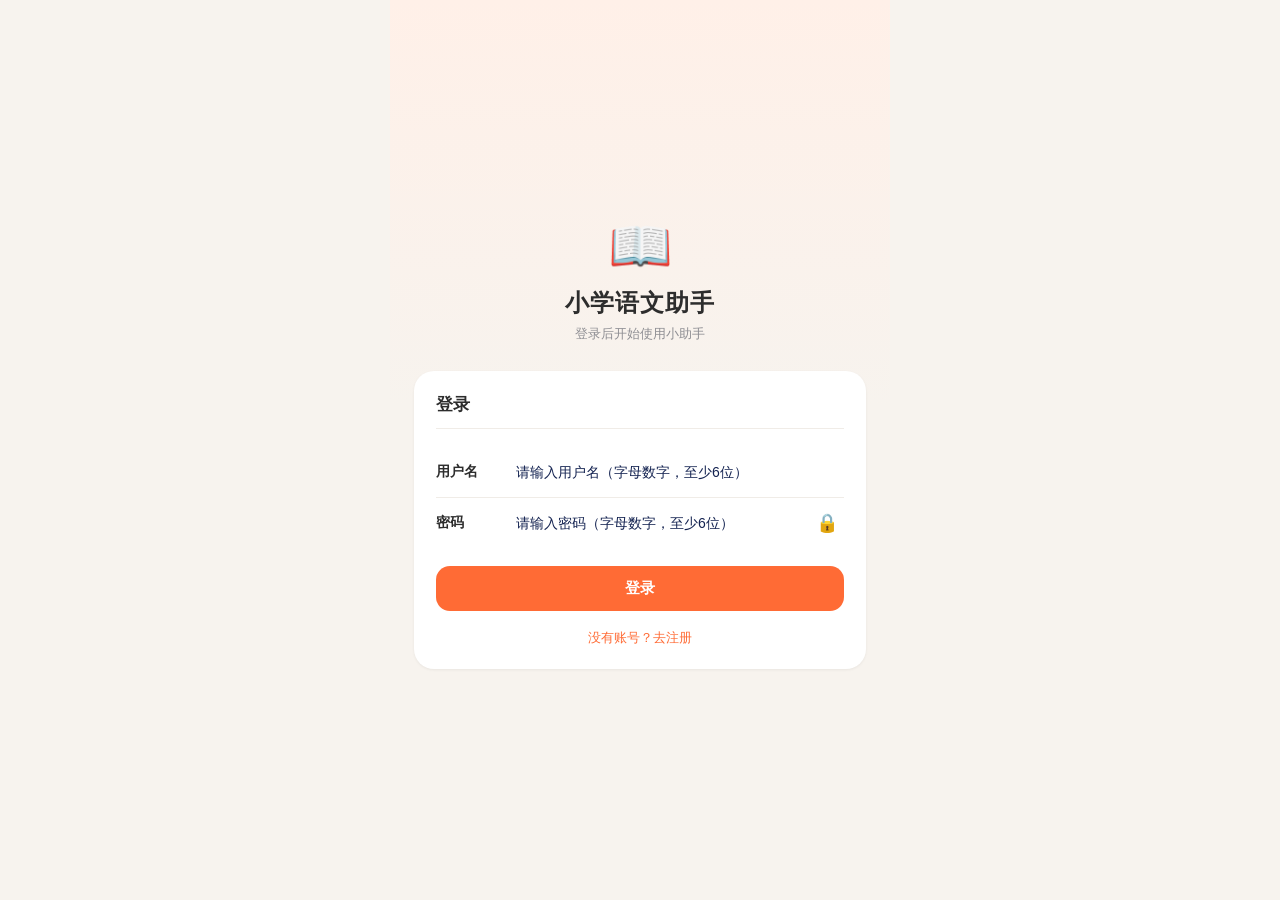
<file: index.html>
<!DOCTYPE html>
<html lang="zh-CN">

<head>
    <meta charset="UTF-8">
    <meta name="viewport" content="width=device-width, initial-scale=1.0, maximum-scale=1.0, user-scalable=no">
    <title>汉字听写</title>
    <link rel="stylesheet" href="css/style.css">
</head>

<body>

    <div id="app">

        <header class="navbar" id="navbar">
            <span class="nav-back" id="navBack" style="display:none;">‹</span>
            <span class="nav-title" id="navTitle">首页</span>
        </header>

        <main class="main-content" id="mainContent">

            <!-- ============ 登录页 ============ -->
            <section id="page-login" class="page-section">
                <div class="login-page">
                    <div class="login-hero">
                        <div class="login-hero-icon">📖</div>
                        <div class="login-hero-title">小学语文助手</div>
                        <div class="login-hero-sub" id="loginHeroSub">登录后开始使用小助手</div>
                    </div>
                    <div class="section login-card">
                        <span class="section-title" id="formTitle">登录</span>
                        <div class="form-card">
                            <div class="form-item">
                                <span class="form-item-label">用户名</span>
                                <input class="form-item-input" id="usernameInput" type="text" placeholder="请输入用户名（字母数字，至少6位）" autocomplete="off" pattern="[a-zA-Z0-9]{6,}" />
                            </div>
                            <div class="form-item">
                                <span class="form-item-label">密码</span>
                                <input class="form-item-input" id="passwordInput" type="password" placeholder="请输入密码（字母数字，至少6位）" autocomplete="off" pattern="[a-zA-Z0-9]{6,}" />
                                <span class="form-item-eye" id="eyeBtn">🔒</span>
                            </div>
                        </div>
                        <div style="margin-top:18px;">
                            <button class="btn btn-primary btn-block" id="submitBtn">登录</button>
                        </div>
                        <div class="login-switch" id="switchModeBtn">没有账号？去注册</div>
                    </div>
                </div>
            </section>

            <!-- ============ 统计页 ============ -->
            <section id="page-statistics" class="page-section active">
                <div class="statistics-page">
                    <div class="stats-hero">
                        <div class="stats-hero-icon">📖</div>
                        <div class="stats-hero-title">小学语文助手</div>
                        <div class="stats-hero-sub">每天进步一点点</div>
                    </div>
                    <div class="stats-btn" id="goLatestBtn">
                        <span class="stats-btn-icon">
                            <svg width="24" height="24" viewBox="0 0 24 24" fill="none">
                                <circle cx="12" cy="12" r="10" stroke="currentColor" stroke-width="2" />
                                <polyline points="12,6 12,12 16,14" stroke="currentColor" stroke-width="2"
                                    stroke-linecap="round" />
                            </svg>
                        </span>
                        <span class="stats-btn-text">最新听写</span>
                    </div>
                    <div class="stats-btn" id="goHistoryBtn">
                        <span class="stats-btn-icon">
                            <svg width="24" height="24" viewBox="0 0 24 24" fill="none">
                                <rect x="3" y="4" width="18" height="18" rx="2" stroke="currentColor"
                                    stroke-width="2" />
                                <line x1="3" y1="10" x2="21" y2="10" stroke="currentColor" stroke-width="2" />
                                <line x1="8" y1="2" x2="8" y2="6" stroke="currentColor" stroke-width="2"
                                    stroke-linecap="round" />
                                <line x1="16" y1="2" x2="16" y2="6" stroke="currentColor" stroke-width="2"
                                    stroke-linecap="round" />
                            </svg>
                        </span>
                        <span class="stats-btn-text">历史听写</span>
                    </div>
                    <div class="stats-btn" id="goErrorBtn">
                        <span class="stats-btn-icon">
                            <svg width="24" height="24" viewBox="0 0 24 24" fill="none">
                                <path d="M14 2H6a2 2 0 0 0-2 2v16a2 2 0 0 0 2 2h12a2 2 0 0 0 2-2V8z"
                                    stroke="currentColor" stroke-width="2" />
                                <polyline points="14,2 14,8 20,8" stroke="currentColor" stroke-width="2" />
                                <line x1="16" y1="13" x2="8" y2="13" stroke="currentColor" stroke-width="2"
                                    stroke-linecap="round" />
                                <line x1="16" y1="17" x2="8" y2="17" stroke="currentColor" stroke-width="2"
                                    stroke-linecap="round" />
                            </svg>
                        </span>
                        <span class="stats-btn-text">错词本</span>
                    </div>
                </div>
            </section>

            <!-- ============ 知识库页 ============ -->
            <section id="page-characters" class="page-section">
                <div class="grade-tabs" id="charGradeTabs"></div>
                <div class="semester-bar" id="charSemesterBar"></div>
                <div class="knowledge-page" id="knowledgePage">
                    <div class="category-grid" id="categoryGrid"></div>
                    <div class="manage-entry" id="unitManageEntry">
                        <div class="manage-entry-icon">🗂️</div>
                        <div class="manage-entry-info">
                            <div class="manage-entry-label">单元课文管理</div>
                            <div class="manage-entry-desc">管理各年级的单元与课文</div>
                        </div>
                        <div class="manage-entry-arrow">›</div>
                    </div>
                </div>
            </section>

            <!-- ============ 听写页 ============ -->
            <section id="page-dictation" class="page-section">

                <div id="dict-select" class="dict-subpage active">
                    <div class="grade-tabs" id="dictCategoryTabs"></div>
                    <div class="mode-tabs" id="dictModeTabs"></div>
                    <div class="semester-bar" id="dictSemesterBar"></div>
                    <div class="grade-tabs" id="dictGradeTabs"></div>
                    <div class="filter-bar">
                        <div class="filter-picker">
                            <select id="dictUnitFilter">
                                <option value="0">选择单元</option>
                            </select>
                        </div>
                        <div class="filter-picker" id="dictLessonPicker">
                            <select id="dictLessonFilter">
                                <option value="0">选择课文</option>
                            </select>
                        </div>
                    </div>
                    <div class="select-preview">
                        <span class="preview-text">共 <span class="preview-count" id="dictCount">0</span> 个字词，准备听写</span>
                    </div>
                    <div class="dict-char-preview" id="dictCharPreview"></div>
                    <div class="start-btn-wrap">
                        <div class="start-btn" id="dictStartBtn">开始听写</div>
                    </div>
                </div>

                <div id="dict-running" class="dict-subpage">
                    <div class="progress-area">
                        <span class="progress-text" id="dictProgressText">1 / 1</span>
                        <div class="progress-bar">
                            <div class="progress-fill" id="dictProgressFill" style="width:0%"></div>
                        </div>
                    </div>
                    <div class="char-display">
                        <span class="pinyin" id="dictPinyin"></span>
                        <span class="main-char" id="dictMainChar"></span>
                        <span class="category-badge" id="dictBadge" style="display:none;"></span>
                    </div>
                    <div class="read-indicator" id="dictReadIndicator"></div>
                    <div class="pause-hint" id="dictPauseHint" style="display:none;">
                        <span class="pause-hint-text">已暂停</span>
                    </div>
                    <div class="control-btns">
                        <button class="ctrl-btn ctrl-btn-pause" id="dictPauseBtn">⏸ 暂停</button>
                        <button class="ctrl-btn ctrl-btn-stop" id="dictStopBtn">⏹ 停止</button>
                    </div>
                </div>

                <div id="dict-complete" class="dict-subpage">
                    <div class="complete-icon">✓</div>
                    <div class="complete-title">听写完成！</div>
                    <div class="complete-stat" id="dictCompleteStat"></div>
                    <div class="complete-grid" id="dictCompleteGrid"></div>
                    <div class="complete-btns">
                        <div class="complete-btn complete-btn-primary" id="dictRestartBtn">再来一次</div>
                        <div class="complete-btn complete-btn-secondary" id="dictBackBtn">返回选择</div>
                    </div>
                </div>

            </section>

            <!-- ============ 我的页 ============ -->
            <section id="page-mine" class="page-section">
                <div class="mine-page">
                    <div class="section">
                        <span class="section-title">账户</span>
                        <div class="account-info" id="accountInfo">未登录</div>
                        <div style="margin-top:14px;">
                            <button class="btn btn-outline btn-block" id="logoutBtn">退出登录</button>
                        </div>
                    </div>
                    <div class="section">
                        <span class="section-title">数据同步</span>
                        <div class="sync-status" id="syncStatus" style="display:none;">
                            <span class="sync-status-text" id="syncStatusText"></span>
                        </div>
                        <div class="btn-row">
                            <button class="btn btn-primary" id="pushBtn">推送数据</button>
                            <button class="btn btn-outline" id="pullBtn">更新数据</button>
                        </div>
                        <div style="margin-top:12px;">
                            <button class="btn btn-warning btn-block" id="initDataBtn">初始化数据文件</button>
                        </div>
                    </div>
                </div>
            </section>

            <!-- ============ 历史听写页（子页） ============ -->
            <section id="page-history" class="page-section">
                <div class="month-bar">
                    <div class="month-arrow" id="prevMonthBtn">◂</div>
                    <span class="month-text" id="historyMonthLabel"></span>
                    <div class="month-arrow" id="nextMonthBtn">▸</div>
                </div>
                <div class="content-area">
                    <div class="date-list" id="dateListContainer"></div>
                    <div class="char-area" id="charAreaContainer"></div>
                </div>
            </section>

            <!-- ============ 最新听写页（子页） ============ -->
            <section id="page-latest" class="page-section">
                <div class="date-header" id="latestDateHeader"></div>
                <div class="latest-char-scroll" id="latestCharArea"></div>
            </section>

            <!-- ============ 错词本页（子页） ============ -->
            <section id="page-error" class="page-section">
                <div class="month-bar">
                    <div class="month-arrow" id="errorPrevMonthBtn">◂</div>
                    <span class="month-text" id="errorMonthLabel"></span>
                    <div class="month-arrow" id="errorNextMonthBtn">▸</div>
                </div>
                <div class="error-info-bar">
                    <span class="error-count-text" id="errorCountText"></span>
                </div>
                <div class="error-char-scroll" id="errorCharArea"></div>
            </section>

            <!-- ============ 单元课文管理页（子页） ============ -->
            <section id="page-unitmanage" class="page-section">
                <div class="grade-tabs" id="umGradeTabs"></div>
                <div class="semester-bar" id="umSemesterBar"></div>
                <div class="um-content">
                    <div class="um-section" id="umUnitSection">
                        <div class="um-section-header">
                            <span class="um-section-title">单元管理</span>
                            <button class="um-add-btn" id="umAddUnitBtn">+ 添加单元</button>
                        </div>
                        <div class="um-list" id="umUnitList"></div>
                    </div>
                    <div class="um-section" id="umLessonSection">
                        <div class="um-section-header">
                            <span class="um-section-title">课文管理</span>
                            <button class="um-add-btn" id="umAddLessonBtn">+ 添加课文</button>
                        </div>
                        <div class="um-filter" id="umLessonFilterWrap">
                            <select class="um-filter-select" id="umLessonUnitFilter">
                                <option value="0">选择单元</option>
                            </select>
                        </div>
                        <div class="um-list" id="umLessonList"></div>
                    </div>
                </div>
            </section>

            <!-- ============ 知识库分类详情页（子页） ============ -->
            <section id="page-category" class="page-section">
                <div class="grade-tabs" id="cateGradeTabs"></div>
                <div class="semester-bar" id="cateSemesterBar"></div>
                <div class="filter-bar">
                    <div class="filter-picker">
                        <select id="cateUnitFilter">
                            <option value="0">全部单元</option>
                        </select>
                    </div>
                    <div class="filter-picker">
                        <select id="cateLessonFilter">
                            <option value="0">全部课文</option>
                        </select>
                    </div>
                </div>
                <div class="char-list-area" id="cateListArea"></div>
                <button class="fab fab-manage" id="cateManageBtn">⚙</button>
                <button class="fab" id="cateAddBtn">+</button>
                <button class="fab fab-export" id="cateExportBtn">⬇ 导出</button>
                <button class="fab fab-hanzi-moxie" id="cateMoxieHanziBtn">✍ 汉字默写</button>
                <button class="fab fab-hanzi-full" id="cateFullHanziBtn">🔴 汉字全写</button>
                <button class="fab fab-hanzi-zhuyin" id="cateZhuyinBtn">🔊 汉字注音</button>
                <button class="fab fab-cy-moxie" id="cateMoxieCyBtn">✍ 词语默写</button>
                <button class="fab fab-cy-full" id="cateFullCyBtn">🔴 词语全写</button>
            </section>

        </main>

        <nav class="tabbar" id="tabbar">
            <div class="tab-item active" data-tab="statistics">
                <span class="tab-icon">
                    <svg width="24" height="24" viewBox="0 0 24 24" fill="none">
                        <rect x="3" y="12" width="4" height="9" rx="1" stroke="currentColor" stroke-width="2" />
                        <rect x="10" y="7" width="4" height="14" rx="1" stroke="currentColor" stroke-width="2" />
                        <rect x="17" y="3" width="4" height="18" rx="1" stroke="currentColor" stroke-width="2" />
                    </svg>
                </span><span class="tab-text">首页</span>
            </div>
            <div class="tab-item" data-tab="characters">
                <span class="tab-icon">
                    <svg width="24" height="24" viewBox="0 0 24 24" fill="none">
                        <path d="M4 19.5A2.5 2.5 0 0 1 6.5 17H20" stroke="currentColor" stroke-width="2"
                            stroke-linecap="round" />
                        <path d="M6.5 2H20v20H6.5A2.5 2.5 0 0 1 4 19.5v-15A2.5 2.5 0 0 1 6.5 2z" stroke="currentColor"
                            stroke-width="2" />
                    </svg>
                </span><span class="tab-text">知识库</span>
            </div>
            <div class="tab-item" data-tab="dictation">
                <span class="tab-icon">
                    <svg width="24" height="24" viewBox="0 0 24 24" fill="none">
                        <path d="M11 5L6 9H2v6h4l5 4V5z" stroke="currentColor" stroke-width="2" stroke-linecap="round"
                            stroke-linejoin="round" />
                        <path d="M19.07 4.93a10 10 0 0 1 0 14.14M15.54 8.46a5 5 0 0 1 0 7.07" stroke="currentColor"
                            stroke-width="2" stroke-linecap="round" />
                    </svg>
                </span><span class="tab-text">听写</span>
            </div>
            <div class="tab-item" data-tab="mine">
                <span class="tab-icon">
                    <svg width="24" height="24" viewBox="0 0 24 24" fill="none">
                        <circle cx="12" cy="8" r="4" stroke="currentColor" stroke-width="2" />
                        <path d="M4 20c0-4 3.6-7 8-7s8 3 8 7" stroke="currentColor" stroke-width="2"
                            stroke-linecap="round" />
                    </svg>
                </span><span class="tab-text">我的</span>
            </div>
        </nav>

    </div>

    <div id="toast" class="toast"></div>

    <div id="modalMask" class="modal-mask" style="display:none;">
        <div class="modal-box" id="modalBox"></div>
    </div>

    <div id="loadingMask" class="loading-mask" style="display:none;">
        <div class="loading-spinner"></div>
        <div class="loading-text" id="loadingText">加载中...</div>
    </div>

    <script src="js/gitee.js"></script>
    <script src="js/auth.js"></script>
    <script src="js/tts.js"></script>
    <script src="js/app.js"></script>
    <script src="js/login.js"></script>
</body>

</html>
</file>
<file: css/style.css>
/* ==========================================
   汉字听写 - 全局样式
   设计方向：温暖活泼、卡片化、柔和圆角
   主色调：暖橙 #FF6B35，辅助：柔和蓝 #5B9BD5
   ========================================== */

/* ===== CSS 变量 ===== */
:root {
  --color-primary: #FF6B35;
  --color-primary-light: #FFF0E8;
  --color-primary-dark: #E55A2B;
  --color-secondary: #5B9BD5;
  --color-secondary-light: #EBF4FC;
  --color-success: #4CAF50;
  --color-success-bg: #E8F5E9;
  --color-error: #EF5350;
  --color-error-bg: #FFEBEE;
  --color-warning: #FF9800;
  --color-warning-bg: #FFF3E0;
  --color-bg: #F7F3EE;
  --color-surface: #FFFFFF;
  --color-text-primary: #2D2D2D;
  --color-text-secondary: #8E8E93;
  --color-text-hint: #142351;
  --color-border: #E8E4DF;
  --color-border-light: #F0ECE7;
  --radius-sm: 8px;
  --radius-md: 14px;
  --radius-lg: 20px;
  --radius-xl: 24px;
  --shadow-sm: 0 1px 3px rgba(0,0,0,0.06);
  --shadow-md: 0 4px 12px rgba(0,0,0,0.08);
  --shadow-lg: 0 8px 24px rgba(0,0,0,0.12);
  --font-stack: -apple-system, BlinkMacSystemFont, 'PingFang SC', 'Hiragino Sans GB', 'Microsoft YaHei', sans-serif;
}

/* ===== 基础重置 ===== */
* {
  margin: 0;
  padding: 0;
  box-sizing: border-box;
  -webkit-tap-highlight-color: transparent;
}

html, body {
  height: 100%;
  font-family: var(--font-stack);
  background: var(--color-bg);
  color: var(--color-text-primary);
  -webkit-font-smoothing: antialiased;
}

/* ===== 应用容器 ===== */
#app {
  display: flex;
  flex-direction: column;
  height: 100vh;
  max-width: 500px;
  margin: 0 auto;
  background: var(--color-bg);
  position: relative;
  overflow: hidden;
}

/* ===== 页面区块 ===== */
.page-section {
  display: none;
  flex-direction: column;
  height: 100%;
}
.page-section.active {
  display: flex;
}
.dict-subpage {
  display: none;
  flex-direction: column;
  min-height: 100%;
}
.dict-subpage.active {
  display: flex;
}

/* ===== 导航栏 ===== */
.navbar {
  flex-shrink: 0;
  height: 48px;
  background: var(--color-surface);
  display: flex;
  align-items: center;
  justify-content: center;
  position: relative;
  z-index: 10;
  box-shadow: var(--shadow-sm);
}

.nav-title {
  font-size: 17px;
  font-weight: 700;
  color: var(--color-text-primary);
  letter-spacing: 1px;
}

.nav-back {
  position: absolute;
  left: 12px;
  font-size: 42px;
  color: var(--color-primary);
  cursor: pointer;
  padding: 4px 8px;
  font-weight: 600;
}

/* ===== 主内容区 ===== */
.main-content {
  flex: 1;
  overflow-y: auto;
  overflow-x: hidden;
  -webkit-overflow-scrolling: touch;
}

/* ===== 底部TabBar ===== */
.tabbar {
  flex-shrink: 0;
  display: flex;
  background: var(--color-surface);
  height: 65px;
  z-index: 10;
  box-shadow: 0 -1px 4px rgba(0,0,0,0.04);
  padding-bottom: env(safe-area-inset-bottom);
}

.tab-item {
  flex: 1;
  display: flex;
  flex-direction: column;
  align-items: center;
  justify-content: center;
  cursor: pointer;
  transition: all 0.2s ease;
  position: relative;
}

.tab-icon {
  width: 26px;
  height: 26px;
  display: flex;
  align-items: center;
  justify-content: center;
  line-height: 1.2;
  color: var(--color-text-hint);
  transition: color 0.2s ease, transform 0.2s ease;
}
.tab-icon svg {
  width: 24px;
  height: 24px;
}

.tab-text {
  font-size: 11px;
  color: var(--color-text-hint);
  margin-top: 2px;
  transition: color 0.2s ease;
}

.tab-item.active .tab-icon {
  transform: scale(1.1);
  color: var(--color-primary);
}

.tab-item.active .tab-text {
  color: var(--color-primary);
  font-weight: 700;
}

.hidden { display: none !important; }

/* ===== Toast ===== */
.toast {
  position: fixed;
  top: 50%;
  left: 50%;
  transform: translate(-50%, -50%);
  background: rgba(45,45,45,0.85);
  color: #fff;
  padding: 14px 28px;
  border-radius: var(--radius-md);
  font-size: 14px;
  font-weight: 500;
  z-index: 9999;
  opacity: 0;
  pointer-events: none;
  transition: opacity 0.25s;
  max-width: 280px;
  text-align: center;
  word-break: break-word;
  backdrop-filter: blur(10px);
}

.toast.show {
  opacity: 1;
}

/* ===== Modal ===== */
.modal-mask {
  position: fixed;
  top: 0; left: 0; right: 0; bottom: 0;
  background: rgba(0,0,0,0.45);
  display: flex;
  align-items: flex-end;
  justify-content: center;
  z-index: 1000;
  animation: fadeIn 0.25s ease;
}

@keyframes fadeIn {
  from { opacity: 0; }
  to { opacity: 1; }
}

.modal-box {
  width: 100%;
  max-width: 500px;
  max-height: 85vh;
  overflow-y: auto;
  background: var(--color-surface);
  border-radius: var(--radius-xl) var(--radius-xl) 0 0;
  padding: 24px 20px 32px;
  animation: slideUp 0.3s ease;
}

@keyframes slideUp {
  from { transform: translateY(100%); }
  to { transform: translateY(0); }
}

.modal-header {
  display: flex;
  align-items: center;
  justify-content: space-between;
  margin-bottom: 20px;
}

.modal-title {
  font-size: 18px;
  font-weight: 700;
  color: var(--color-text-primary);
}

.modal-close {
  font-size: 26px;
  color: var(--color-text-secondary);
  cursor: pointer;
  padding: 0 4px;
  line-height: 1;
  width: 32px;
  height: 32px;
  display: flex;
  align-items: center;
  justify-content: center;
  border-radius: 50%;
  transition: background 0.2s;
}
.modal-close:active {
  background: var(--color-border-light);
}

.modal-download-btn {
  font-size: 15px;
  font-weight: 600;
  color: #fff;
  background: var(--color-primary);
  cursor: pointer;
  padding: 6px 14px;
  border-radius: 20px;
  line-height: 1;
  transition: opacity 0.2s;
  user-select: none;
  -webkit-user-select: none;
}
.modal-download-btn:active {
  opacity: 0.75;
}

/* 多页图片翻页导航 */
.page-nav-btn {
  font-size: 14px;
  font-weight: 600;
  color: var(--color-primary);
  cursor: pointer;
  padding: 6px 14px;
  border-radius: 16px;
  user-select: none;
  -webkit-user-select: none;
  transition: background 0.2s;
}
.page-nav-btn:active {
  background: var(--color-border-light);
}
.page-nav-btn.page-nav-disabled {
  color: var(--color-text-placeholder);
  cursor: default;
  pointer-events: none;
}
.page-indicator {
  font-size: 15px;
  font-weight: 600;
  color: var(--color-text-primary);
  min-width: 80px;
  text-align: center;
}

/* 开始听写 — 组间延迟选择按钮 */
.delay-option-btn {
  padding: 12px 16px;
  border: none;
  border-radius: 12px;
  background: linear-gradient(135deg, #5B9BD5, #7EB8E8);
  color: #fff;
  font-size: 16px;
  font-weight: 700;
  cursor: pointer;
  transition: opacity 0.2s, transform 0.15s;
  user-select: none;
  -webkit-user-select: none;
  box-shadow: 0 4px 12px rgba(91,155,213,0.35);
}
.delay-option-btn:active {
  opacity: 0.8;
  transform: scale(0.94);
}

/* ===== Loading ===== */
.loading-mask {
  position: fixed;
  top: 0; left: 0; right: 0; bottom: 0;
  background: rgba(0,0,0,0.3);
  display: flex;
  flex-direction: column;
  align-items: center;
  justify-content: center;
  z-index: 2000;
}

.loading-spinner {
  width: 40px;
  height: 40px;
  border: 3px solid rgba(255,255,255,0.3);
  border-top-color: var(--color-primary);
  border-radius: 50%;
  animation: spin 0.8s linear infinite;
}

@keyframes spin { to { transform: rotate(360deg); } }

.loading-text {
  color: #fff;
  font-size: 14px;
  margin-top: 16px;
  font-weight: 500;
}

/* ===== Form Elements ===== */
.form-group { margin-bottom: 16px; }

.form-label {
  font-size: 14px;
  color: var(--color-text-primary);
  margin-bottom: 8px;
  display: block;
  font-weight: 600;
}

.form-input, .form-textarea, .form-select {
  width: 100%;
  padding: 11px 14px;
  border: 1.5px solid var(--color-border);
  border-radius: var(--radius-sm);
  font-size: 15px;
  background: var(--color-bg);
  outline: none;
  transition: border-color 0.2s, box-shadow 0.2s;
  font-family: var(--font-stack);
}

.form-input:focus, .form-textarea:focus, .form-select:focus {
  border-color: var(--color-primary);
  box-shadow: 0 0 0 3px var(--color-primary-light);
}

.form-textarea {
  min-height: 200px;
  resize: vertical;
  line-height: 1.6;
}

.form-row {
  display: flex;
  gap: 10px;
}

.form-row .form-select { flex: 1; }

.form-row-btn {
  width: 42px;
  height: 42px;
  border: 2px solid var(--color-primary);
  border-radius: var(--radius-sm);
  display: flex;
  align-items: center;
  justify-content: center;
  background: var(--color-primary-light);
  color: var(--color-primary);
  font-size: 20px;
  cursor: pointer;
  flex-shrink: 0;
  transition: background 0.2s;
}
.form-row-btn:active {
  background: var(--color-primary);
  color: #fff;
}

/* ===== Buttons ===== */
.btn {
  padding: 13px 20px;
  border: none;
  border-radius: var(--radius-md);
  font-size: 15px;
  font-weight: 600;
  cursor: pointer;
  text-align: center;
  transition: all 0.2s ease;
  letter-spacing: 0.5px;
}

.btn:active { transform: scale(0.97); opacity: 0.9; }

.btn-primary { background: var(--color-primary); color: #fff; }
.btn-outline { background: #fff; border: 2px solid var(--color-primary); color: var(--color-primary); }
.btn-danger { background: var(--color-error); color: #fff; }
.btn-warning { background: var(--color-warning); color: #fff; }
.btn-success { background: var(--color-success); color: #fff; }

.btn-block { width: 100%; }

.btn-row { display: flex; gap: 12px; }
.btn-row .btn { flex: 1; }

/* ===== 统计页 ===== */
.statistics-page {
  display: flex;
  flex-direction: column;
  align-items: center;
  justify-content: center;
  height: 100%;
  gap: 16px;
  padding: 20px 24px 30px;
  background: linear-gradient(180deg, var(--color-primary-light) 0%, var(--color-bg) 40%);
}

.stats-hero {
  display: flex;
  flex-direction: column;
  align-items: center;
  margin-bottom: 20px;
}

.stats-hero-icon {
  font-size: 48px;
  margin-bottom: 12px;
  animation: float 3s ease-in-out infinite;
}

@keyframes float {
  0%, 100% { transform: translateY(0); }
  50% { transform: translateY(-8px); }
}

.stats-hero-title {
  font-size: 24px;
  font-weight: 800;
  color: var(--color-text-primary);
  letter-spacing: 2px;
}

.stats-hero-sub {
  font-size: 13px;
  color: var(--color-text-secondary);
  margin-top: 6px;
  letter-spacing: 1px;
}

.stats-btn {
  width: 78%;
  max-width: 300px;
  height: 60px;
  border-radius: var(--radius-lg);
  display: flex;
  align-items: center;
  justify-content: flex-start;
  padding: 0 24px;
  gap: 16px;
  color: #fff;
  font-size: 16px;
  font-weight: 700;
  cursor: pointer;
  transition: all 0.2s ease;
  letter-spacing: 1px;
  position: relative;
  overflow: hidden;
}
.stats-btn:nth-child(2) {
  background: linear-gradient(135deg, #FF6B35, #FF8F5E);
  box-shadow: 0 6px 20px rgba(255,107,53,0.35);
}
.stats-btn:nth-child(3) {
  background: linear-gradient(135deg, #5B9BD5, #7EB8E8);
  box-shadow: 0 6px 20px rgba(91,155,213,0.35);
}
.stats-btn:nth-child(4) {
  background: linear-gradient(135deg, #EF5350, #F4726E);
  box-shadow: 0 6px 20px rgba(239,83,80,0.35);
}

.stats-btn:active {
  transform: scale(0.96);
}

.stats-btn-icon {
  display: flex;
  align-items: center;
  justify-content: center;
  width: 36px;
  height: 36px;
  background: rgba(255,255,255,0.2);
  border-radius: 10px;
  flex-shrink: 0;
}

.stats-btn-text {
  flex: 1;
  text-align: left;
}

/* ===== 年级 Tab ===== */
.grade-tabs {
  display: flex;
  overflow-x: auto;
  overflow-y: hidden;
  background: var(--color-surface);
  white-space: nowrap;
  -webkit-overflow-scrolling: touch;
  box-shadow: var(--shadow-sm);
  position: sticky;
  top: 0;
  z-index: 10;
  scrollbar-width: thin;
  scrollbar-color: transparent transparent;
}

/* 极细滚动条（Webkit） */
.grade-tabs::-webkit-scrollbar {
  height: 2px;
}
.grade-tabs::-webkit-scrollbar-track {
  background: transparent;
}
.grade-tabs::-webkit-scrollbar-thumb {
  background: rgba(0,0,0,0.12);
  border-radius: 2px;
}
.grade-tabs::-webkit-scrollbar-thumb:hover {
  background: rgba(0,0,0,0.25);
}

.grade-tab {
  display: inline-flex;
  align-items: center;
  justify-content: center;
  padding: 0 18px;
  height: 46px;
  position: relative;
  flex-shrink: 0;
  cursor: pointer;
  transition: all 0.2s ease;
}

.grade-tab.active::after {
  content: '';
  position: absolute;
  bottom: 0;
  left: 50%;
  transform: translateX(-50%);
  width: 28px;
  height: 3px;
  background: var(--color-primary);
  border-radius: 2px;
}

.grade-tab-text {
  font-size: 14px;
  color: var(--color-text-secondary);
  font-weight: 500;
  transition: color 0.2s;
}

.grade-tab.active .grade-tab-text {
  color: var(--color-primary);
  font-weight: 700;
}

/* ===== 学期切换 ===== */
.semester-bar {
  display: flex;
  background: var(--color-surface);
  border-bottom: 1px solid var(--color-border-light);
  position: sticky;
  top: 46px;
  z-index: 9;
}
.semester-tab {
  flex: 1;
  height: 38px;
  display: flex;
  align-items: center;
  justify-content: center;
  font-size: 14px;
  font-weight: 600;
  color: var(--color-text-secondary);
  cursor: pointer;
  transition: all 0.2s ease;
  position: relative;
}
.semester-tab.active {
  color: var(--color-primary);
  background: var(--color-primary-light);
}
.semester-tab.active::after {
  content: '';
  position: absolute;
  bottom: 0;
  left: 50%;
  transform: translateX(-50%);
  width: 40px;
  height: 3px;
  background: var(--color-primary);
  border-radius: 2px;
}

/* ===== 筛选栏 ===== */
.filter-bar {
  display: flex;
  gap: 10px;
  padding: 10px 14px;
  background: var(--color-surface);
  border-bottom: 1px solid var(--color-border-light);
  position: sticky;
  top: 84px;  /* 46(grade-tabs) + 38(semester-bar) */
  z-index: 9;
}

.filter-picker {
  flex: 1;
  height: 38px;
  border: 1.5px solid var(--color-border);
  border-radius: var(--radius-sm);
  padding: 0 12px;
  display: flex;
  align-items: center;
  justify-content: space-between;
  background: var(--color-bg);
  font-size: 13px;
  cursor: pointer;
}

.filter-picker select {
  border: none;
  background: transparent;
  font-size: 13px;
  width: 100%;
  outline: none;
  appearance: none;
  -webkit-appearance: none;
  cursor: pointer;
  color: var(--color-text-primary);
}

/* ===== 汉字库 ===== */
.char-list-area {
  padding: 12px 10px;
  flex: 1;
  overflow-y: auto;
}

.empty-tip {
  display: flex;
  align-items: center;
  justify-content: center;
  padding-top: 120px;
  color: var(--color-text-hint);
  font-size: 14px;
}

.char-grid {
  display: flex;
  flex-wrap: wrap;
  gap: 10px;
}

.char-card {
  width: 64px;
  min-height: 110px;
  background: var(--color-surface);
  border-radius: var(--radius-md);
  display: flex;
  flex-direction: column;
  align-items: center;
  justify-content: center;
  padding: 14px 6px 10px;
  box-shadow: var(--shadow-sm);
  cursor: pointer;
  position: relative;
  transition: transform 0.15s ease, box-shadow 0.15s ease;
  border: 1px solid var(--color-border-light);
}

.char-card:active {
  transform: scale(0.95);
  box-shadow: var(--shadow-md);
}

.char-pinyin {
  font-size: 11px;
  color: var(--color-text-hint);
  margin-bottom: 4px;
  letter-spacing: 0.5px;
}

.char-hanzi {
  font-size: 30px;
  color: var(--color-text-primary);
  line-height: 1.2;
  font-weight: 600;
}

.char-ciyu {
  font-size: 11px;
  color: var(--color-secondary);
  margin-top: 4px;
  font-weight: 500;
}

.char-times {
  font-size: 10px;
  color: var(--color-text-hint);
  height: 12px;
  margin-top: 2px;
}

.char-play {
  font-size: 14px;
  cursor: pointer;
  margin-top: 2px;
  opacity: 0.7;
  transition: opacity 0.2s;
}
.char-play:active {
  opacity: 1;
}

/* ===== 知识库 - 分类卡片 ===== */
.knowledge-page {
  flex: 1;
  display: flex;
  flex-direction: column;
  align-items: center;
  padding: 20px 16px 30px;
  overflow-y: auto;
  background: linear-gradient(180deg, var(--color-primary-light) 0%, var(--color-bg) 40%);
}

.category-grid {
  display: grid;
  grid-template-columns: 1fr 1fr;
  gap: 16px;
  width: 100%;
  max-width: 400px;
  margin-top: 12px;
}

.category-card {
  display: flex;
  flex-direction: column;
  align-items: center;
  justify-content: center;
  padding: 28px 12px 22px;
  background: var(--color-surface);
  border-radius: var(--radius-lg);
  cursor: pointer;
  transition: transform 0.2s ease, box-shadow 0.2s ease;
  box-shadow: 0 2px 12px rgba(0,0,0,0.06);
  border: 2px solid var(--color-border-light);
  position: relative;
  overflow: hidden;
}
.category-card::before {
  content: '';
  position: absolute;
  top: 0;
  left: 0;
  right: 0;
  height: 4px;
  background: var(--cat-color);
}
.category-card:active {
  transform: scale(0.95);
  box-shadow: 0 4px 16px rgba(0,0,0,0.1);
}

.category-card-icon {
  font-size: 40px;
  margin-bottom: 10px;
  line-height: 1;
}

.category-card-label {
  font-size: 17px;
  font-weight: 700;
  color: var(--color-text-primary);
  letter-spacing: 1px;
}

.category-card-desc {
  font-size: 12px;
  color: var(--color-text-hint);
  margin-top: 4px;
}

/* 日积月累占一整行 */
.category-card[data-cat="jilei"] {
  grid-column: 1 / -1;
  flex-direction: row;
  gap: 16px;
  padding: 20px 16px;
}
.category-card[data-cat="jilei"] .category-card-icon {
  font-size: 36px;
  margin-bottom: 0;
}

/* ===== FAB ===== */
.fab {
  position: fixed;
  right: 18px;
  bottom: 80px;
  width: 52px;
  height: 52px;
  border-radius: 50%;
  display: flex;
  align-items: center;
  justify-content: center;
  color: #fff;
  font-size: 26px;
  font-weight: 300;
  cursor: pointer;
  z-index: 50;
  border: none;
  transition: transform 0.2s ease, box-shadow 0.2s ease;
}

.fab:active {
  transform: scale(0.92);
}

#charAddBtn {
  background: linear-gradient(135deg, #FF6B35, #FF8F5E);
  box-shadow: 0 6px 18px rgba(255,107,53,0.4);
}

.fab-manage {
  right: 80px;
  background: linear-gradient(135deg, #5B9BD5, #7EB8E8);
  box-shadow: 0 6px 18px rgba(91,155,213,0.4);
}

/* 导出按钮（左下角胶囊） */
.fab-export {
  right: auto;
  left: 18px;
  bottom: 80px;
  width: auto;
  min-width: 52px;
  padding: 0 20px;
  border-radius: 26px;
  font-size: 14px;
  font-weight: 700;
  letter-spacing: 1px;
  background: linear-gradient(135deg, #4CAF50, #66BB6A);
  box-shadow: 0 6px 18px rgba(76,175,80,0.4);
}

/* 汉字默写按钮（左下角） */
.fab-hanzi-moxie {
  right: auto; left: 18px; bottom: 136px;
  width: auto; min-width: 52px; padding: 0 20px; border-radius: 26px;
  font-size: 14px; font-weight: 700; letter-spacing: 1px;
  background: linear-gradient(135deg, #9C27B0, #BA68C8);
  box-shadow: 0 6px 18px rgba(156,39,176,0.4);
}

/* 汉字全写按钮（左下角，汉字默写上方） */
.fab-hanzi-full {
  right: auto; left: 18px; bottom: 192px;
  width: auto; min-width: 52px; padding: 0 20px; border-radius: 26px;
  font-size: 14px; font-weight: 700; letter-spacing: 1px;
  background: linear-gradient(135deg, #E91E63, #F06292);
  box-shadow: 0 6px 18px rgba(233,30,99,0.4);
}

/* 汉字注音按钮（左下角，汉字全写上方） */
.fab-hanzi-zhuyin {
  right: auto; left: 18px; bottom: 248px;
  width: auto; min-width: 52px; padding: 0 20px; border-radius: 26px;
  font-size: 14px; font-weight: 700; letter-spacing: 1px;
  background: linear-gradient(135deg, #00BCD4, #4DD0E1);
  box-shadow: 0 6px 18px rgba(0,188,212,0.4);
}

/* 词语默写按钮（左下角） */
.fab-cy-moxie {
  right: auto; left: 18px; bottom: 248px;
  width: auto; min-width: 52px; padding: 0 20px; border-radius: 26px;
  font-size: 14px; font-weight: 700; letter-spacing: 1px;
  background: linear-gradient(135deg, #00897B, #4DB6AC);
  box-shadow: 0 6px 18px rgba(0,137,123,0.4);
}

/* 词语全写按钮（左下角，最上面） */
.fab-cy-full {
  right: auto; left: 18px; bottom: 304px;
  width: auto; min-width: 52px; padding: 0 20px; border-radius: 26px;
  font-size: 14px; font-weight: 700; letter-spacing: 1px;
  background: linear-gradient(135deg, #FF6F00, #FFB300);
  box-shadow: 0 6px 18px rgba(255,111,0,0.4);
}

/* ===== 分类选择 ===== */
.category-tabs {
  display: flex;
  gap: 8px;
}

.category-tab {
  flex: 1;
  height: 38px;
  display: flex;
  align-items: center;
  justify-content: center;
  border: 2px solid var(--color-border);
  border-radius: var(--radius-sm);
  background: var(--color-bg);
  font-size: 14px;
  color: var(--color-text-secondary);
  cursor: pointer;
  transition: all 0.2s ease;
  font-weight: 500;
}

.category-tab.active {
  border-color: var(--color-primary);
  background: var(--color-primary-light);
  color: var(--color-primary);
  font-weight: 700;
}

/* ===== 管理弹窗 ===== */
.manage-tabs {
  display: flex;
  gap: 8px;
  margin-bottom: 16px;
}

.manage-tab {
  flex: 1;
  height: 38px;
  display: flex;
  align-items: center;
  justify-content: center;
  border: 2px solid var(--color-border);
  border-radius: var(--radius-sm);
  background: var(--color-bg);
  font-size: 14px;
  color: var(--color-text-secondary);
  cursor: pointer;
  transition: all 0.2s ease;
  font-weight: 500;
}

.manage-tab.active {
  border-color: var(--color-secondary);
  background: var(--color-secondary-light);
  color: var(--color-secondary);
  font-weight: 700;
}

.manage-list {
  max-height: 300px;
  overflow-y: auto;
}

.manage-item {
  display: flex;
  align-items: center;
  justify-content: space-between;
  padding: 14px 0;
  border-bottom: 1px solid var(--color-border-light);
}

.manage-item-info {
  display: flex;
  flex-direction: column;
  gap: 3px;
}

.manage-item-id {
  font-size: 11px;
  color: var(--color-text-hint);
}

.manage-item-name {
  font-size: 14px;
  color: var(--color-text-primary);
  font-weight: 500;
}

.manage-item-delete {
  font-size: 13px;
  color: var(--color-error);
  padding: 6px 12px;
  cursor: pointer;
  border-radius: var(--radius-sm);
  transition: background 0.2s;
}
.manage-item-delete:active {
  background: var(--color-error-bg);
}

.clear-cate-btn {
  margin-top: 16px;
  height: 42px;
  border: 2px solid var(--color-error);
  border-radius: var(--radius-sm);
  display: flex;
  align-items: center;
  justify-content: center;
  background: var(--color-error-bg);
  color: var(--color-error);
  font-size: 14px;
  font-weight: 600;
  cursor: pointer;
  transition: all 0.2s;
}
.clear-cate-btn:active {
  background: var(--color-error);
  color: #fff;
}

/* ===== 听写页 - 选择模式 ===== */
.mode-tabs {
  display: flex;
  gap: 8px;
  padding: 14px 14px 0;
  background: var(--color-surface);
}

.mode-tab {
  flex: 1;
  height: 42px;
  display: flex;
  align-items: center;
  justify-content: center;
  border: 2px solid var(--color-border);
  border-radius: var(--radius-sm);
  background: var(--color-bg);
  font-size: 14px;
  color: var(--color-text-secondary);
  cursor: pointer;
  transition: all 0.2s ease;
  font-weight: 500;
}

.mode-tab.active {
  border-color: var(--color-primary);
  background: var(--color-primary-light);
  color: var(--color-primary);
  font-weight: 700;
}

.select-preview {
  display: flex;
  align-items: center;
  justify-content: center;
  padding: 12px 0;
  background: var(--color-surface);
}

.preview-text {
  font-size: 15px;
  color: var(--color-text-secondary);
}

.preview-count {
  font-size: 22px;
  color: var(--color-primary);
  font-weight: 700;
  margin: 0 4px;
}

.start-btn-wrap {
  padding: 0 20px 20px;
  background: var(--color-surface);
}

.start-btn {
  height: 52px;
  background: linear-gradient(135deg, #FF6B35, #FF8F5E);
  border-radius: var(--radius-md);
  display: flex;
  align-items: center;
  justify-content: center;
  color: #fff;
  font-size: 18px;
  font-weight: 700;
  cursor: pointer;
  box-shadow: 0 6px 20px rgba(255,107,53,0.35);
  transition: all 0.2s ease;
  letter-spacing: 2px;
}

.start-btn:active {
  transform: scale(0.97);
}

.start-btn.disabled {
  background: #C0C0C0;
  box-shadow: none;
  cursor: not-allowed;
}

/* ===== 听写页 - 进行中 ===== */
.dictation-phase {
  display: flex;
  flex-direction: column;
  align-items: center;
  min-height: 100%;
}

.progress-area {
  width: 100%;
  padding: 16px 20px 12px;
  background: var(--color-surface);
}

.progress-text {
  font-size: 14px;
  color: var(--color-text-secondary);
  display: block;
  text-align: center;
  margin-bottom: 10px;
  font-weight: 500;
}

.progress-bar {
  height: 6px;
  background: var(--color-border-light);
  border-radius: 3px;
  overflow: hidden;
}

.progress-fill {
  height: 100%;
  background: linear-gradient(90deg, #FF6B35, #FF8F5E);
  border-radius: 3px;
  transition: width 0.4s ease;
}

.char-display {
  flex: 1;
  display: flex;
  flex-direction: column;
  align-items: center;
  justify-content: center;
  padding: 30px 0;
}

.char-display .pinyin {
  font-size: 20px;
  color: var(--color-text-secondary);
  margin-bottom: 12px;
  letter-spacing: 2px;
  font-weight: 500;
}

.char-display .main-char {
  font-size: 88px;
  color: var(--color-text-primary);
  line-height: 1.1;
  font-weight: 700;
  text-shadow: 0 2px 8px rgba(0,0,0,0.06);
  font-family: 'STKaiti', 'KaiTi', '楷体', serif;
}

.char-display .category-badge {
  font-size: 13px;
  color: #fff;
  background: var(--color-secondary);
  padding: 4px 16px;
  border-radius: 20px;
  margin-top: 16px;
  font-weight: 500;
  letter-spacing: 1px;
}

.read-indicator {
  display: flex;
  align-items: center;
  gap: 10px;
  padding: 12px 0;
}

.read-dot {
  width: 10px;
  height: 10px;
  border-radius: 50%;
  background: var(--color-border);
  transition: background 0.3s ease, transform 0.3s ease;
}

.read-dot.active {
  background: var(--color-primary);
  transform: scale(1.3);
}

.read-text {
  font-size: 13px;
  color: var(--color-text-hint);
  margin-left: 10px;
  font-weight: 500;
}

.pause-hint {
  padding: 16px 0;
}

.pause-hint-text {
  font-size: 18px;
  color: var(--color-warning);
  font-weight: 700;
  animation: pulse 1.5s ease-in-out infinite;
}

@keyframes pulse {
  0%, 100% { opacity: 1; }
  50% { opacity: 0.5; }
}

.control-btns {
  display: flex;
  gap: 16px;
  padding: 16px 20px 40px;
  width: 100%;
}

.ctrl-btn {
  flex: 1;
  height: 48px;
  border-radius: var(--radius-md);
  display: flex;
  align-items: center;
  justify-content: center;
  color: #fff;
  font-size: 16px;
  font-weight: 700;
  cursor: pointer;
  border: none;
  transition: all 0.2s ease;
  letter-spacing: 1px;
}

.ctrl-btn:active {
  transform: scale(0.96);
}

.ctrl-btn-pause {
  background: linear-gradient(135deg, #FF9800, #FFB74D);
  box-shadow: 0 4px 14px rgba(255,152,0,0.3);
}
.ctrl-btn-stop {
  background: linear-gradient(135deg, #EF5350, #F4726E);
  box-shadow: 0 4px 14px rgba(239,83,80,0.3);
}

/* ===== 听写页 - 完成 ===== */
.complete-phase {
  display: flex;
  flex-direction: column;
  align-items: center;
  padding: 24px;
  min-height: 100%;
  background: linear-gradient(180deg, var(--color-success-bg) 0%, var(--color-bg) 30%);
}

.complete-icon {
  width: 72px;
  height: 72px;
  border-radius: 50%;
  background: linear-gradient(135deg, #4CAF50, #66BB6A);
  display: flex;
  align-items: center;
  justify-content: center;
  font-size: 36px;
  color: #fff;
  margin-top: 28px;
  box-shadow: 0 6px 20px rgba(76,175,80,0.35);
  animation: bounceIn 0.5s ease;
}

@keyframes bounceIn {
  0% { transform: scale(0); }
  50% { transform: scale(1.15); }
  100% { transform: scale(1); }
}

.complete-title {
  font-size: 22px;
  font-weight: 700;
  color: var(--color-text-primary);
  margin-top: 20px;
  letter-spacing: 2px;
}

.complete-stat {
  font-size: 15px;
  color: var(--color-text-secondary);
  margin-top: 8px;
  font-weight: 500;
}

.complete-grid {
  display: flex;
  flex-wrap: wrap;
  gap: 10px;
  justify-content: center;
  margin-top: 24px;
  margin-bottom: 24px;
}

.complete-card {
  min-width: 54px;
  background: var(--color-surface);
  border-radius: var(--radius-md);
  display: flex;
  align-items: center;
  justify-content: center;
  padding: 12px 18px;
  box-shadow: var(--shadow-sm);
  font-size: 24px;
  color: var(--color-text-primary);
  font-weight: 600;
  border: 1px solid var(--color-border-light);
}

.complete-btns {
  width: 100%;
}

.complete-btn {
  width: 100%;
  height: 48px;
  border-radius: var(--radius-md);
  display: flex;
  align-items: center;
  justify-content: center;
  font-size: 16px;
  font-weight: 700;
  margin-bottom: 14px;
  cursor: pointer;
  transition: all 0.2s ease;
  letter-spacing: 1px;
}

.complete-btn:active {
  transform: scale(0.97);
}

.complete-btn-primary {
  background: linear-gradient(135deg, #FF6B35, #FF8F5E);
  color: #fff;
  box-shadow: 0 4px 14px rgba(255,107,53,0.3);
}

.complete-btn-secondary {
  border: 2px solid var(--color-primary);
  background: #fff;
  color: var(--color-primary);
}

/* ===== 我的页 ===== */
.mine-page {
  padding: 14px;
}

.section {
  background: var(--color-surface);
  border-radius: var(--radius-lg);
  padding: 22px;
  margin-bottom: 16px;
  box-shadow: var(--shadow-sm);
}

.section-title {
  font-size: 17px;
  font-weight: 700;
  color: var(--color-text-primary);
  margin-bottom: 18px;
  display: block;
  padding-bottom: 12px;
  border-bottom: 1px solid var(--color-border-light);
}

.form-card {
  margin-bottom: 4px;
}

.form-item {
  display: flex;
  align-items: center;
  min-height: 50px;
  border-bottom: 1px solid var(--color-border-light);
}

.form-item:last-child { border-bottom: none; }

.form-item-label {
  font-size: 14px;
  color: var(--color-text-primary);
  width: 80px;
  flex-shrink: 0;
  font-weight: 600;
}

.form-item-input {
  flex: 1;
  height: 50px;
  border: none;
  font-size: 14px;
  color: var(--color-text-primary);
  background: transparent;
  outline: none;
}

.form-item-input::placeholder {
  color: var(--color-text-hint);
}

.form-item-eye {
  font-size: 18px;
  padding: 0 6px;
  color: var(--color-text-secondary);
  cursor: pointer;
}

.sync-status {
  margin-bottom: 14px;
}

.account-info {
  font-size: 14px;
  color: var(--color-text-primary);
  font-weight: 600;
}

.sync-status-text {
  font-size: 12px;
  color: var(--color-text-hint);
}

/* ===== 历史听写 ===== */
.month-bar {
  display: flex;
  align-items: center;
  justify-content: center;
  height: 50px;
  background: var(--color-surface);
  gap: 28px;
  box-shadow: var(--shadow-sm);
}

.month-arrow {
  width: 38px;
  height: 38px;
  display: flex;
  align-items: center;
  justify-content: center;
  cursor: pointer;
  font-size: 20px;
  color: var(--color-primary);
  border-radius: 50%;
  transition: background 0.2s;
  font-weight: 600;
}
.month-arrow:active {
  background: var(--color-primary-light);
}

.month-text {
  font-size: 16px;
  font-weight: 700;
  color: var(--color-text-primary);
  min-width: 110px;
  text-align: center;
}

.content-area {
  display: flex;
  height: calc(100vh - 50px - 48px - 56px);
  overflow: hidden;
}

.date-list {
  width: 110px;
  background: var(--color-surface);
  border-right: 1px solid var(--color-border-light);
  overflow-y: auto;
}

.date-item {
  height: 48px;
  display: flex;
  align-items: center;
  justify-content: center;
  cursor: pointer;
  transition: all 0.2s;
  border-bottom: 1px solid var(--color-border-light);
}

.date-item.active {
  background: var(--color-primary-light);
  border-left: 3px solid var(--color-primary);
}

.date-item-text {
  font-size: 13px;
  color: var(--color-text-secondary);
  font-weight: 500;
}

.date-item.active .date-item-text {
  color: var(--color-primary);
  font-weight: 700;
}

.char-area {
  flex: 1;
  padding: 12px 10px;
  overflow-y: auto;
}

/* ===== 最新听写 ===== */
.latest-page {
  display: flex;
  flex-direction: column;
  height: 100%;
}

.date-header {
  padding: 16px 20px;
  background: var(--color-surface);
  box-shadow: var(--shadow-sm);
}

.date-header-text {
  font-size: 17px;
  font-weight: 700;
  color: var(--color-text-primary);
}

.latest-char-scroll {
  flex: 1;
  padding: 12px 10px;
  overflow-y: auto;
}

/* ===== 标记按钮 ===== */
.mark-btns {
  display: flex;
  gap: 10px;
  margin-top: 8px;
  justify-content: center;
}

.mark-btn {
  width: 34px;
  height: 34px;
  border-radius: 50%;
  display: flex;
  align-items: center;
  justify-content: center;
  cursor: pointer;
  /* border: 1px solid var(--color-border); */
  border: none;
  transition: all 0.2s ease;
}
.mark-btn:active {
  transform: scale(0.9);
}
.mark-btn:hover {
  border-color: var(--color-primary);
}

.mark-icon {
  width: 18px;
  height: 18px;
  object-fit: contain;
}

.mark-status {
  margin-top: 8px;
  text-align: center;
}

.mark-status .mark-icon {
  width: 24px;
  height: 24px;
}

/* ===== 听写预览卡片 ===== */
.dict-char-preview {
  flex: 1;
  overflow-y: auto;
  padding: 0 12px 16px;
  -webkit-overflow-scrolling: touch;
  background: var(--color-surface);
}
.dict-char-preview .char-grid {
  display: flex;
  flex-wrap: wrap;
  gap: 10px;
}
.dict-char-preview .char-card {
  width: 64px;
  min-height: 100px;
  background: var(--color-bg);
  border-radius: var(--radius-md);
  display: flex;
  flex-direction: column;
  align-items: center;
  justify-content: center;
  padding: 12px 6px 8px;
  box-shadow: var(--shadow-sm);
  border: 1px solid var(--color-border-light);
}
.dict-char-preview .char-pinyin {
  font-size: 11px;
  color: var(--color-text-hint);
  margin-bottom: 3px;
}
.dict-char-preview .char-hanzi {
  font-size: 28px;
  color: var(--color-text-primary);
  line-height: 1.2;
  font-weight: 600;
}
.dict-char-preview .char-ciyu {
  font-size: 10px;
  color: var(--color-secondary);
  margin-top: 3px;
  font-weight: 500;
}
.dict-char-preview .empty-tip {
  display: flex;
  align-items: center;
  justify-content: center;
  padding-top: 40px;
  color: var(--color-text-hint);
  font-size: 14px;
}

.char-ciyupy {
  font-size: 10px;
  color: var(--color-text-hint);
  margin-top: 2px;
  font-style: italic;
}

/* ===== 错词本 ===== */
.error-info-bar {
  padding: 12px 18px;
  background: var(--color-surface);
  border-bottom: 1px solid var(--color-border-light);
}

.error-count-text {
  font-size: 14px;
  color: var(--color-error);
  font-weight: 700;
}

.error-char-scroll {
  flex: 1;
  padding: 12px 10px;
  overflow-y: auto;
}

.error-card {
  width: auto !important;
  min-width: 84px;
  min-height: auto !important;
  padding: 12px 14px 10px !important;
  border: 1.5px solid #FFCDD2 !important;
  background: #FFF5F5 !important;
}

.error-card-info {
  display: flex;
  flex-wrap: wrap;
  gap: 5px;
  margin-top: 8px;
  justify-content: center;
}

.error-info-item {
  font-size: 10px;
  color: var(--color-text-secondary);
  background: #FFEBEE;
  padding: 2px 8px;
  border-radius: 10px;
  font-weight: 500;
}

/* ===== 滚动条美化 ===== */
::-webkit-scrollbar {
  width: 4px;
}
::-webkit-scrollbar-track {
  background: transparent;
}
::-webkit-scrollbar-thumb {
  background: var(--color-border);
  border-radius: 2px;
}

/* ===== 登录/注册页 ===== */
.login-app {
  max-width: 500px;
}

.login-page {
  display: flex;
  flex-direction: column;
  align-items: center;
  justify-content: center;
  flex: 1;
  height: 100%;
  padding: 30px 24px;
  background: linear-gradient(180deg, var(--color-primary-light) 0%, var(--color-bg) 45%);
}

.login-hero {
  display: flex;
  flex-direction: column;
  align-items: center;
  margin-bottom: 28px;
}

.login-hero-icon {
  font-size: 52px;
  margin-bottom: 10px;
}

.login-hero-title {
  font-size: 24px;
  font-weight: 800;
  color: var(--color-text-primary);
  letter-spacing: 1px;
}

.login-hero-sub {
  font-size: 13px;
  color: var(--color-text-secondary);
  margin-top: 6px;
}

.login-card {
  width: 100%;
}

.login-switch {
  margin-top: 18px;
  text-align: center;
  font-size: 13px;
  color: var(--color-primary);
  cursor: pointer;
  user-select: none;
}

/* ===== 单元课文管理入口卡片 ===== */
.manage-entry {
  width: 100%;
  max-width: 400px;
  margin-top: 20px;
  padding: 18px 20px;
  background: var(--color-surface);
  border-radius: var(--radius-lg);
  display: flex;
  align-items: center;
  gap: 14px;
  cursor: pointer;
  transition: transform 0.2s ease, box-shadow 0.2s ease;
  box-shadow: 0 2px 12px rgba(0,0,0,0.06);
  border: 2px solid var(--color-border-light);
  position: relative;
}
.manage-entry:active {
  transform: scale(0.97);
  box-shadow: 0 4px 16px rgba(0,0,0,0.1);
}
.manage-entry-icon {
  font-size: 32px;
  flex-shrink: 0;
}
.manage-entry-info {
  flex: 1;
}
.manage-entry-label {
  font-size: 16px;
  font-weight: 700;
  color: var(--color-text-primary);
}
.manage-entry-desc {
  font-size: 12px;
  color: var(--color-text-hint);
  margin-top: 3px;
}
.manage-entry-arrow {
  font-size: 24px;
  color: var(--color-text-hint);
  flex-shrink: 0;
}

/* ===== 单元课文管理页 ===== */
.um-content {
  flex: 1;
  overflow-y: auto;
  padding: 12px 14px;
}
.um-section {
  background: var(--color-surface);
  border-radius: var(--radius-lg);
  padding: 16px 14px;
  margin-bottom: 14px;
  box-shadow: var(--shadow-sm);
}
.um-section-header {
  display: flex;
  align-items: center;
  justify-content: space-between;
  margin-bottom: 12px;
  padding-bottom: 10px;
  border-bottom: 1px solid var(--color-border-light);
}
.um-section-title {
  font-size: 16px;
  font-weight: 700;
  color: var(--color-text-primary);
}
.um-add-btn {
  height: 32px;
  padding: 0 14px;
  border-radius: var(--radius-sm);
  background: var(--color-primary);
  color: #fff;
  border: none;
  font-size: 13px;
  font-weight: 600;
  cursor: pointer;
  transition: opacity 0.2s;
}
.um-add-btn:active {
  opacity: 0.8;
}
.um-filter {
  margin-bottom: 12px;
}
.um-filter-select {
  width: 100%;
  height: 38px;
  border: 1.5px solid var(--color-border);
  border-radius: var(--radius-sm);
  padding: 0 12px;
  background: var(--color-bg);
  font-size: 14px;
  outline: none;
  appearance: none;
  -webkit-appearance: none;
  cursor: pointer;
  color: var(--color-text-primary);
}
.um-list {
  display: flex;
  flex-direction: column;
  gap: 0;
}
.um-item {
  display: flex;
  align-items: center;
  justify-content: space-between;
  padding: 12px 0;
  border-bottom: 1px solid var(--color-border-light);
}
.um-item:last-child {
  border-bottom: none;
}
.um-item-info {
  display: flex;
  align-items: center;
  gap: 10px;
  flex: 1;
  min-width: 0;
}
.um-item-index {
  font-size: 12px;
  color: var(--color-text-hint);
  width: 24px;
  text-align: center;
  flex-shrink: 0;
}
.um-item-name {
  font-size: 15px;
  color: var(--color-text-primary);
  font-weight: 500;
  white-space: nowrap;
  overflow: hidden;
  text-overflow: ellipsis;
}
.um-item-lesson-count {
  font-size: 11px;
  color: var(--color-text-hint);
  background: var(--color-bg);
  padding: 2px 8px;
  border-radius: 10px;
  flex-shrink: 0;
}
.um-item-actions {
  display: flex;
  gap: 6px;
  flex-shrink: 0;
}
.um-item-btn {
  height: 30px;
  padding: 0 12px;
  border-radius: var(--radius-sm);
  border: none;
  font-size: 12px;
  font-weight: 600;
  cursor: pointer;
  transition: opacity 0.2s;
}
.um-item-btn:active {
  opacity: 0.7;
}
.um-item-btn-edit {
  background: var(--color-secondary-light);
  color: var(--color-secondary);
}
.um-item-btn-del {
  background: var(--color-error-bg);
  color: var(--color-error);
}
.um-empty {
  text-align: center;
  padding: 20px 0;
  color: var(--color-text-hint);
  font-size: 13px;
}
</file>
